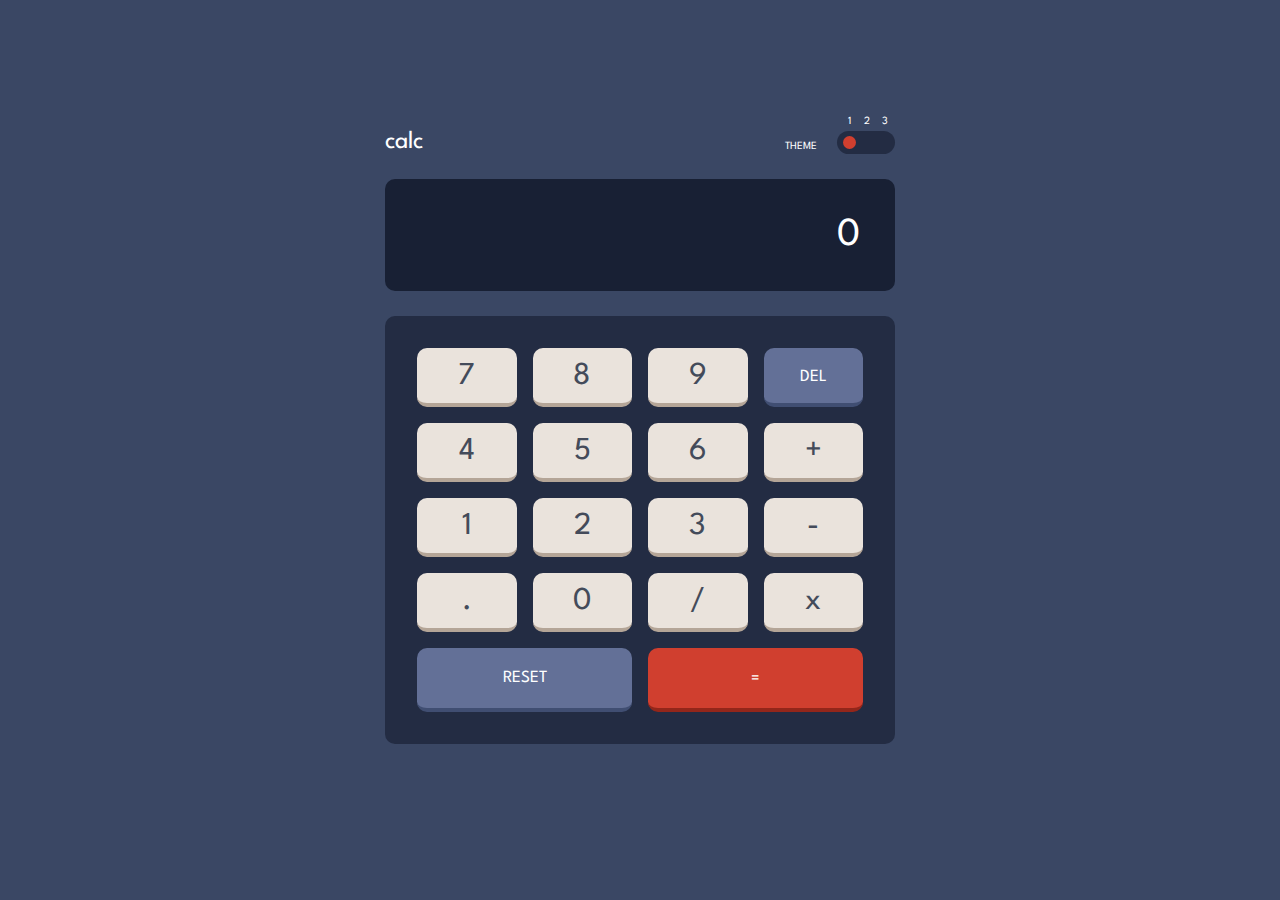
<file: index.html>
<!DOCTYPE html>
<html lang="en">

<head>
  <meta charset="UTF-8">
  <meta name="viewport" content="width=device-width, initial-scale=1, shrink-to-fit=no">
  <!-- displays site properly based on user's device -->

  <link rel="preconnect" href="https://fonts.googleapis.com">
  <link rel="preconnect" href="https://fonts.gstatic.com" crossorigin>
  <link href="https://fonts.googleapis.com/css2?family=Spartan:wght@700&display=swap" rel="stylesheet">
  <link rel="stylesheet" href="src/css/app.css" >
  <link rel="stylesheet" href="src/css/theme/default.css" id="theme">
  <link rel="stylesheet" href="src/css/media.css">


  <title>Frontend Mentor | Calculator app</title>

</head>

<body>
  <section class=wrapper>
    <header>
      <div class="reload">
        <a href="index.html">calc</a>
      </div>
      <div class="toggle">
        <div id="theme-label">
          <label for="button-group">THEME</label>
        </div>
        <div class="button-group">
          <label for="default" id="label1">1</label>
          <label for="light" id="label2">2</label>
          <label for="dark" id="label3">3</label>

          <label class="custom-toggle">
            <input type="radio" name="theme" id="default" value="1" checked>
            <span class="checked"></span>
          </label>
          <label class="custom-toggle">
            <input type="radio" name="theme" id="light" value="2">
            <span class="checked"></span>
          </label>
          <label class="custom-toggle">
            <input type="radio" name="theme" id="dark" value="3">
            <span class="checked"></span>
          </label>
        </div>
      </div>
    </header>
    <div class="display"></div>
    <main>
      <button id="seven" value="7">7</button>
      <button id="eight" value="8">8</button>
      <button id="nine" value="9">9</button>
      <button id="delete" value="del">DEL</button>
      <button id="four" value="4">4</button>
      <button id="five" value="5">5</button>
      <button id="six" value="6">6</button>
      <button class="operator" id="plus" value="+">+</button>
      <button id="one" value="1">1</button>
      <button id="two" value="2">2</button>
      <button id="three" value="3">3</button>
      <button class="operator" id="minus" value="-">-</button>
      <button id="dot" value=".">.</button>
      <button id="zero" value="0">0</button>
      <button class="operator" id="divide" value="/">/</button>
      <button class="operator" id="multiply" value="*">x</button>
      <button id="reset" value="reset">RESET</button>
      <button id="equals" value="=">=</button>
    </main>
  </section>

  <!-- <footer class="attribution">
    Challenge by <a href="https://www.frontendmentor.io?ref=challenge" target="_blank">Frontend Mentor</a>.
    Coded by <a href="#">Your Name Here</a>.
  </footer> -->

  <script src="src/js/script.js"></script>
</body>

</html>
</file>
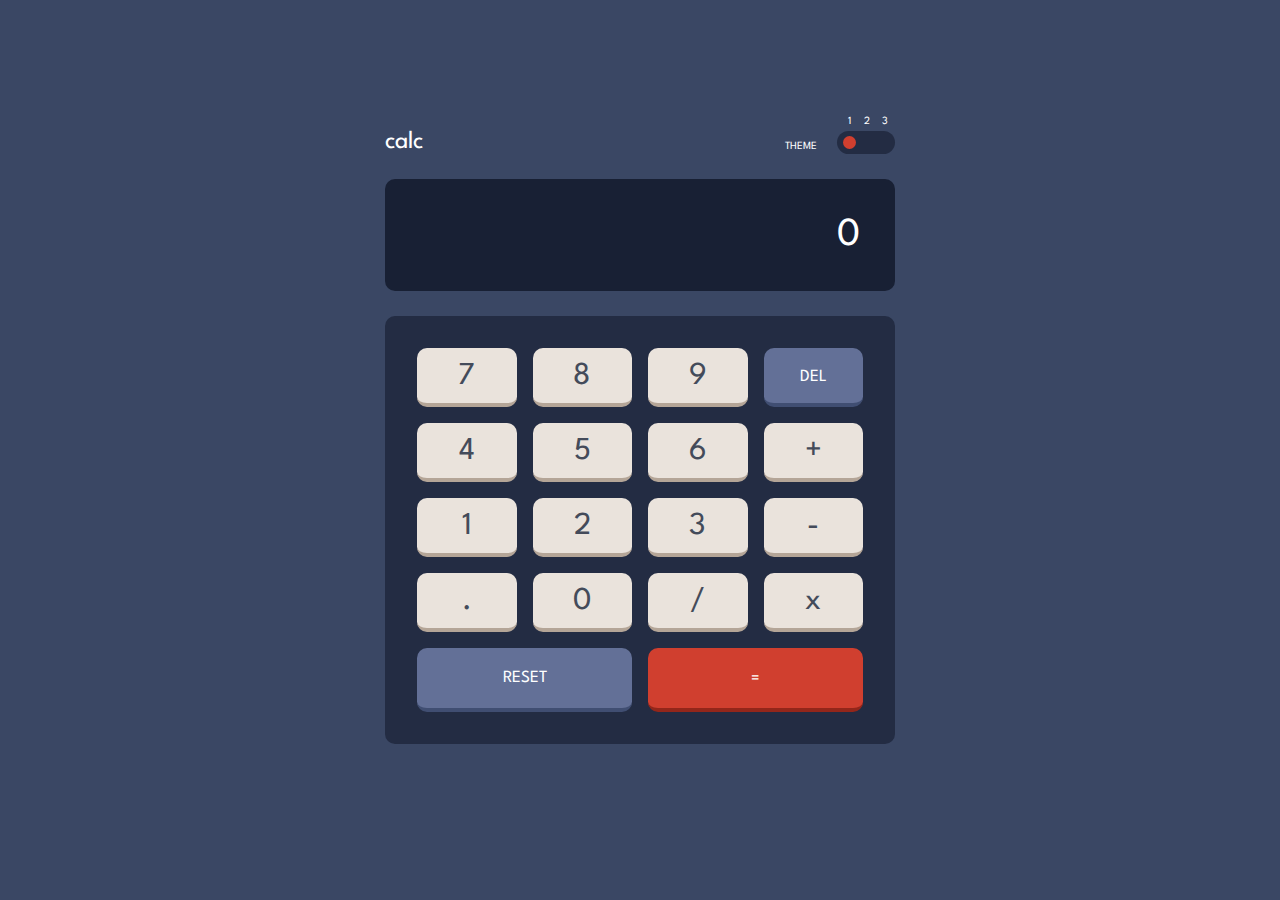
<file: src/index.html>
<!DOCTYPE html>
<html lang="en">

<head>
  <meta charset="UTF-8">
  <meta name="viewport" content="width=device-width, initial-scale=1.0">
  <!-- displays site properly based on user's device -->

  <link rel="icon" type="image/png" sizes="32x32" href="./images/favicon-32x32.png">
  <link rel="preconnect" href="https://fonts.googleapis.com">
  <link rel="preconnect" href="https://fonts.gstatic.com" crossorigin>
  <link href="https://fonts.googleapis.com/css2?family=Spartan:wght@700&display=swap" rel="stylesheet">
  <link rel="stylesheet" href="css/app.css" >
  <link rel="stylesheet" href="css/theme/default.css" id="theme">
  <link rel="stylesheet" href="css/media.css">


  <title>Frontend Mentor | Calculator app</title>

</head>

<body>
  <section class=wrapper>
    <header>
      <div class="reload">
        <a href="index.html">calc</a>
      </div>
      <div class="toggle">
        <div id="theme-label">
          <label for="button-group">THEME</label>
        </div>
        <div class="button-group">
          <label for="default" id="label1">1</label>
          <label for="light" id="label2">2</label>
          <label for="dark" id="label3">3</label>

          <label class="custom-toggle">
            <input type="radio" name="theme" id="default" value="1" checked>
            <span class="checked"></span>
          </label>
          <label class="custom-toggle">
            <input type="radio" name="theme" id="light" value="2">
            <span class="checked"></span>
          </label>
          <label class="custom-toggle">
            <input type="radio" name="theme" id="dark" value="3">
            <span class="checked"></span>
          </label>
        </div>
      </div>
    </header>
    <div class="display"></div>
    <main>
      <button id="seven" value="7">7</button>
      <button id="eight" value="8">8</button>
      <button id="nine" value="9">9</button>
      <button id="delete" value="del">DEL</button>
      <button id="four" value="4">4</button>
      <button id="five" value="5">5</button>
      <button id="six" value="6">6</button>
      <button class="operator" id="plus" value="+">+</button>
      <button id="one" value="1">1</button>
      <button id="two" value="2">2</button>
      <button id="three" value="3">3</button>
      <button class="operator" id="minus" value="-">-</button>
      <button id="dot" value=".">.</button>
      <button id="zero" value="0">0</button>
      <button class="operator" id="divide" value="/">/</button>
      <button class="operator" id="multiply" value="*">x</button>
      <button id="reset" value="reset">RESET</button>
      <button id="equals" value="=">=</button>
    </main>
  </section>

  <!-- <footer class="attribution">
    Challenge by <a href="https://www.frontendmentor.io?ref=challenge" target="_blank">Frontend Mentor</a>.
    Coded by <a href="#">Your Name Here</a>.
  </footer> -->

  <script src="js/script.js"></script>
</body>

</html>
</file>
<file: src/css/app.css>
body {
    font-family: 'Spartan', sans-serif;
    font-size: 32px;
    display: flex;
    justify-content: center;
}

.wrapper {
    box-sizing: border-box;
    margin-top: 2.8em;
    height: 646px;
    width: 510px;
    display: grid;
    grid-template-rows: 0.5fr 1fr 3.8fr;
    gap: 25px;
}

.display {
    display: flex;
    align-items: center;
    justify-content: flex-end;
    font-size: 40px;
    padding: 0 35px;
}

header {
    display: flex;
    flex-direction: row;
}

header div {
    display: flex;
    width: 50%;
    align-items: flex-end;
}

.toggle {
    justify-content: flex-end;
}

#theme-label {
    display: flex;
    justify-content: flex-end;
    margin-bottom: 3px;
}

.button-group {
    justify-content: flex-end;
    border-radius: 1rem;
    padding: 5px 3px;
    width: 52px;
    margin-left: 20px;
    display: flex;
    align-items: center;
    justify-content: center;
    position: relative;
}

.custom-toggle {
    height: 13px;
    width: 13px;
    margin: 0 2px;
}

.custom-toggle .checked {
    opacity: 0;
    height: 13px;
    width: 13px;
    border-radius: 50%;
    display: inline-block;
    cursor: pointer;
}

.custom-toggle input:checked+.checked {
    opacity: 1;
}

.custom-toggle input {
    display: none;
}

header a {
    text-decoration: none;
    font-size: 25px;
}

header label {
    font-size: 11px;
}

#label1, #label2, #label3 {
    position: absolute;
    top: -15px;
    cursor: pointer;
}

#label1 {
    right: 44px;
}

#label2 {
    right: 25px;
}

#label3 {
    right: 7px;
}

main {
    display: grid;
    grid-template-columns: 1fr 1fr 1fr 1fr;
    gap: 16px;
    padding: 32px;
}

button {
    font-family: inherit;
    font-size: inherit;
    border: none;
    border-bottom: 4px solid hsl(28, 16%, 65%);
    padding-top: 4px;
    padding-bottom: 2px;
    cursor: pointer;
    transition: background-color 300ms;
}

button, main, .display {
    border-radius: 10px;
}

#delete, #reset {
    font-size: 17px;
}

#reset {
    grid-column: 1/3;
    padding: 12px 0;
}

#equals {
    grid-column: 3/5;
    font-size: 17px;
}

.attribution {
    display: none;
}

@viewport{
    zoom: 1.0;
    width: device-width;
}
</file>
<file: src/css/theme/default.css>
body {
    background-color: hsl(222, 26%, 31%);
    color: white;
}

.display {
    background-color: hsl(224, 36%, 15%);
}

.button-group, main {
    background-color: hsl(223, 31%, 20%);
}

header a {
    color: white;
}

.custom-toggle .checked {
    background-color: hsl(6, 63%, 50%);
}

button {
    color: hsl(221, 14%, 31%);
    background-color: hsl(30, 25%, 89%);
}

button:hover {
    background-color: hsl(33, 27%, 94%); 
}

#delete, #reset {
    background-color: hsl(225, 21%, 49%);
    border-color: hsl(224, 28%, 35%);
    color: white;
}

#delete:hover, #reset:hover {
    background-color: hsl(225, 21%, 49%, 80%);
}


#equals {
    background-color: hsl(6, 63%, 50%);
    border-color: hsl(6, 70%, 34%);
    color: white;
}

#equals:hover {
    background-color: hsl(6, 63%, 50%, 70%);
}

#plus:hover, #minus:hover, #divide:hover, #multiply:hover {
    background-color: hsl(221, 14%, 31%, 70%);
    color: hsl(30, 25%, 89%);
    border-color: hsl(221, 14%, 31%);
}

.selected {
    background-color: hsl(221, 14%, 31%, 70%) ;
    color: hsl(30, 25%, 89%) ;
    border-color: hsl(221, 14%, 31%) ;
}
</file>
<file: src/css/media.css>
@media (max-width: 550px) {
    .wrapper {
        width: 330px;
        margin-top: 0;
        grid-template-rows: 0.7fr 0.8fr 3.8fr;
    }

    .display {
        font-size: 35px;
        padding: 0 30px;

    }

    header {
        margin-bottom: 0.5rem;
    }

    header a {
        font-size: 32px;
    }

    header label {
        font-size: 13px;
    }

    .button-group {
        width: 60px;
    }

    .custom-toggle {
        height: 15px;
        width: 15px;
    }

    .custom-toggle .checked {
        height: 15px;
        width: 15px;
    }    

    #label1, #label2, #label3 {
        top: -20px;
    }

    #label1 {
        right: 50px;
    }
    
    #label2 {
        right: 28px;
    }
    
    #label3 {
        right: 7px;
    }

    main {
        gap: 15px;
        padding: 25px;
    }

    button {
        border-radius: 5px;
        font-size: 27px;
    }

    #delete, #reset, #equals {
        font-size: 16px;
    }
}
</file>
